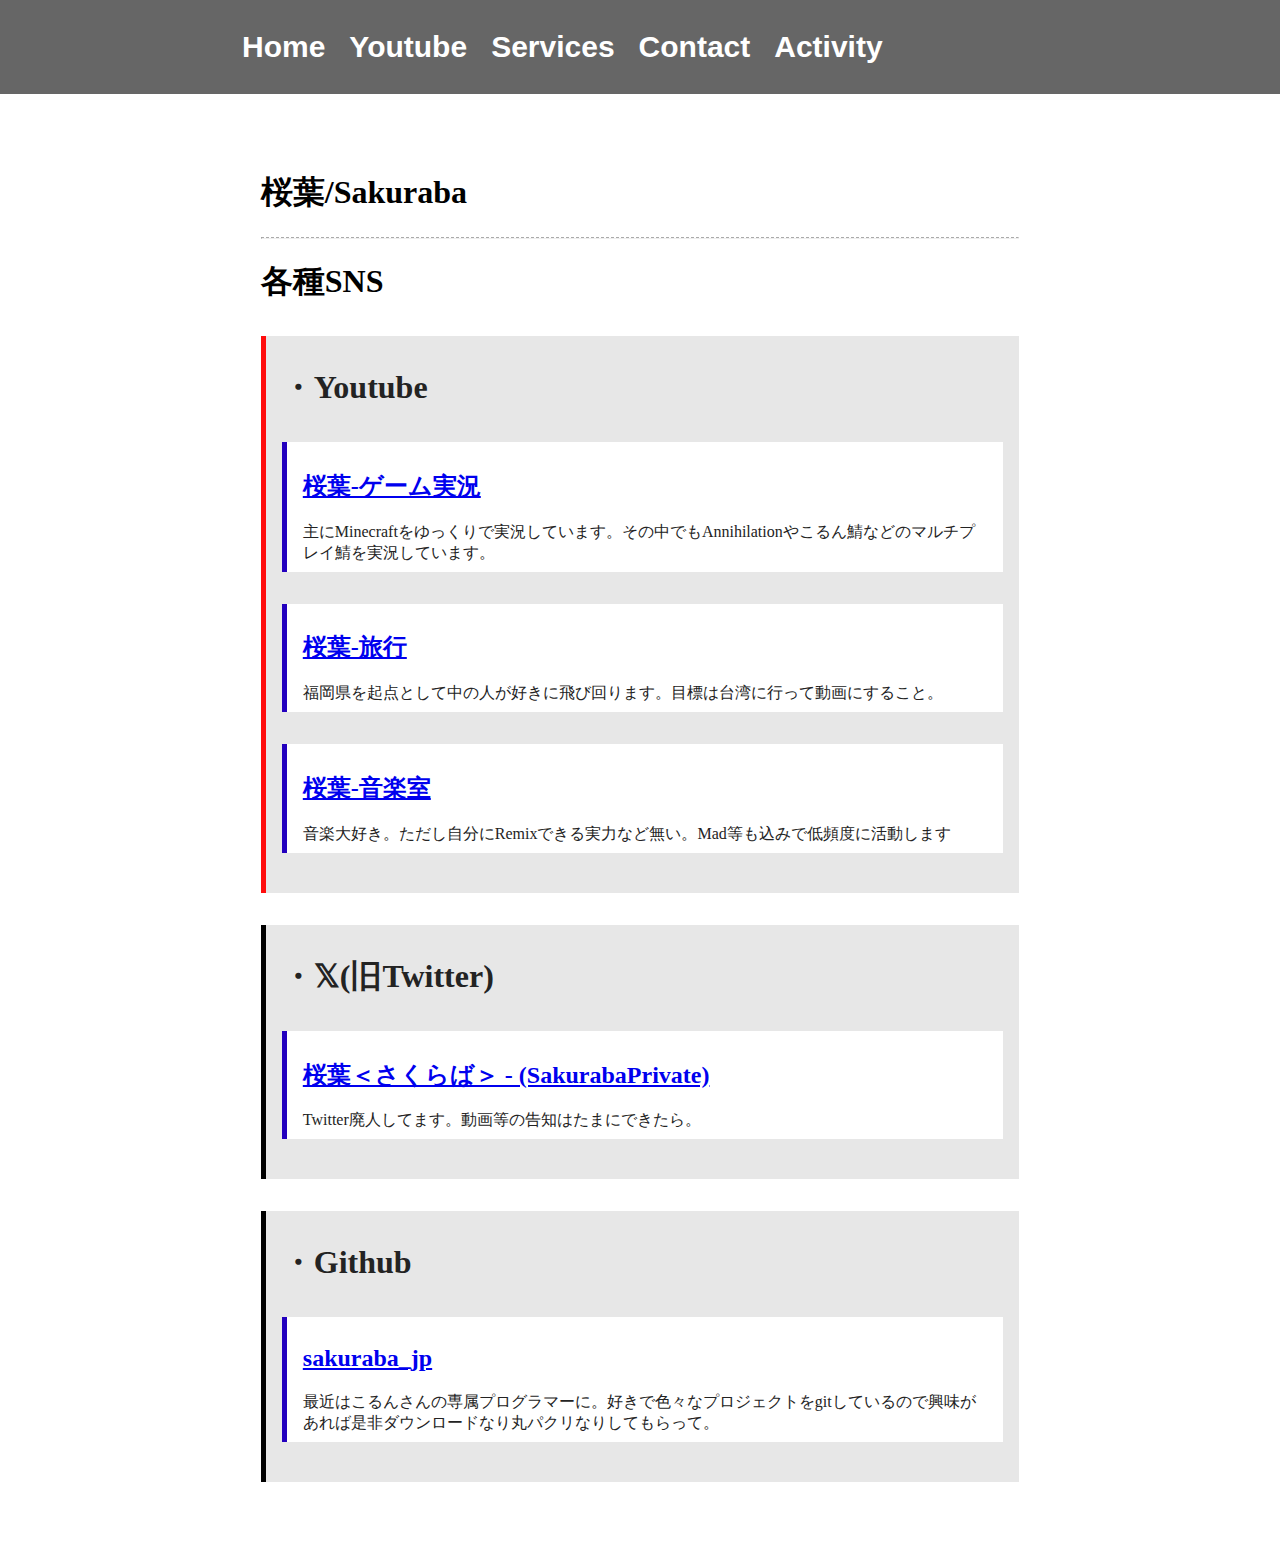
<file: index.html>
<!DOCTYPE html>

<head>
    <link rel="stylesheet" type="text/css" href="index.css">
    <meta charset="UTF-8">
    <title>桜葉のwebサイト</title>
    <link rel="stylesheet" href="index.css">
    <div class="bg_img"></div>
    <meta name="author" content="ここにはまだなにもないようだ">
    <meta name="description" content="ここにはまだなにもないようだ">
</head>

<body>
    <header>
        <nav>
            <ul>
                <li><a href="">Home</a></li>
                <li><a href="Youtube">Youtube</a></li>
                <li><a href="Service">Services</a></li>
                <li><a href="Contact">Contact</a></li>
                <li><a href="Activity">Activity</a></li>
            </ul>
        </nav>
    </header>
    <div class="main">
        <div class="con1">
            <h1>桜葉/Sakuraba</h1>
            <hr id="hr_2">
            <h1>各種SNS</h1>
            <div class="boxy">
                <h1>・Youtube</h1>
                <div class="box">
                    <h2><a href="https://www.youtube.com/@sakuraba-games/" target="_blank">桜葉-ゲーム実況</a></h2>
                    <p>主にMinecraftをゆっくりで実況しています。その中でもAnnihilationやこるん鯖などのマルチプレイ鯖を実況しています。</p>
                </div>
                <div class="box">
                    <h2><a href="https://www.youtube.com/@sakuraba-Journey/" target="_blank">桜葉-旅行</a></h2>
                    <p>福岡県を起点として中の人が好きに飛び回ります。目標は台湾に行って動画にすること。</p>
                </div>
                <div class="box">
                    <h2><a href="https://www.youtube.com/@sakuraba-music/" target="_blank">桜葉-音楽室</a></h2>
                    <p>音楽大好き。ただし自分にRemixできる実力など無い。Mad等も込みで低頻度に活動します</p>
                </div>
            </div>
            <div class="boxx">
                <h1>・𝕏(旧Twitter)</h1>
                <div class="box">
                    <h2><a href="https://twitter.com/SakurabaPrivate" target="_blank">桜葉＜さくらば＞ - (SakurabaPrivate)</a></h2>
                    <p>Twitter廃人してます。動画等の告知はたまにできたら。</p>
                </div>
            </div>
            <div class="boxx">
                <h1>・Github</h1>
                <div class="box">
                    <h2><a href="https://github.com/sakurabajp" target="_blank">sakuraba_jp</a></h2>
                    <p>最近はこるんさんの専属プログラマーに。好きで色々なプロジェクトをgitしているので興味があれば是非ダウンロードなり丸パクリなりしてもらって。</p>
                </div>
            </div>
        </div>
    </div>
</body>

</html>
</file>
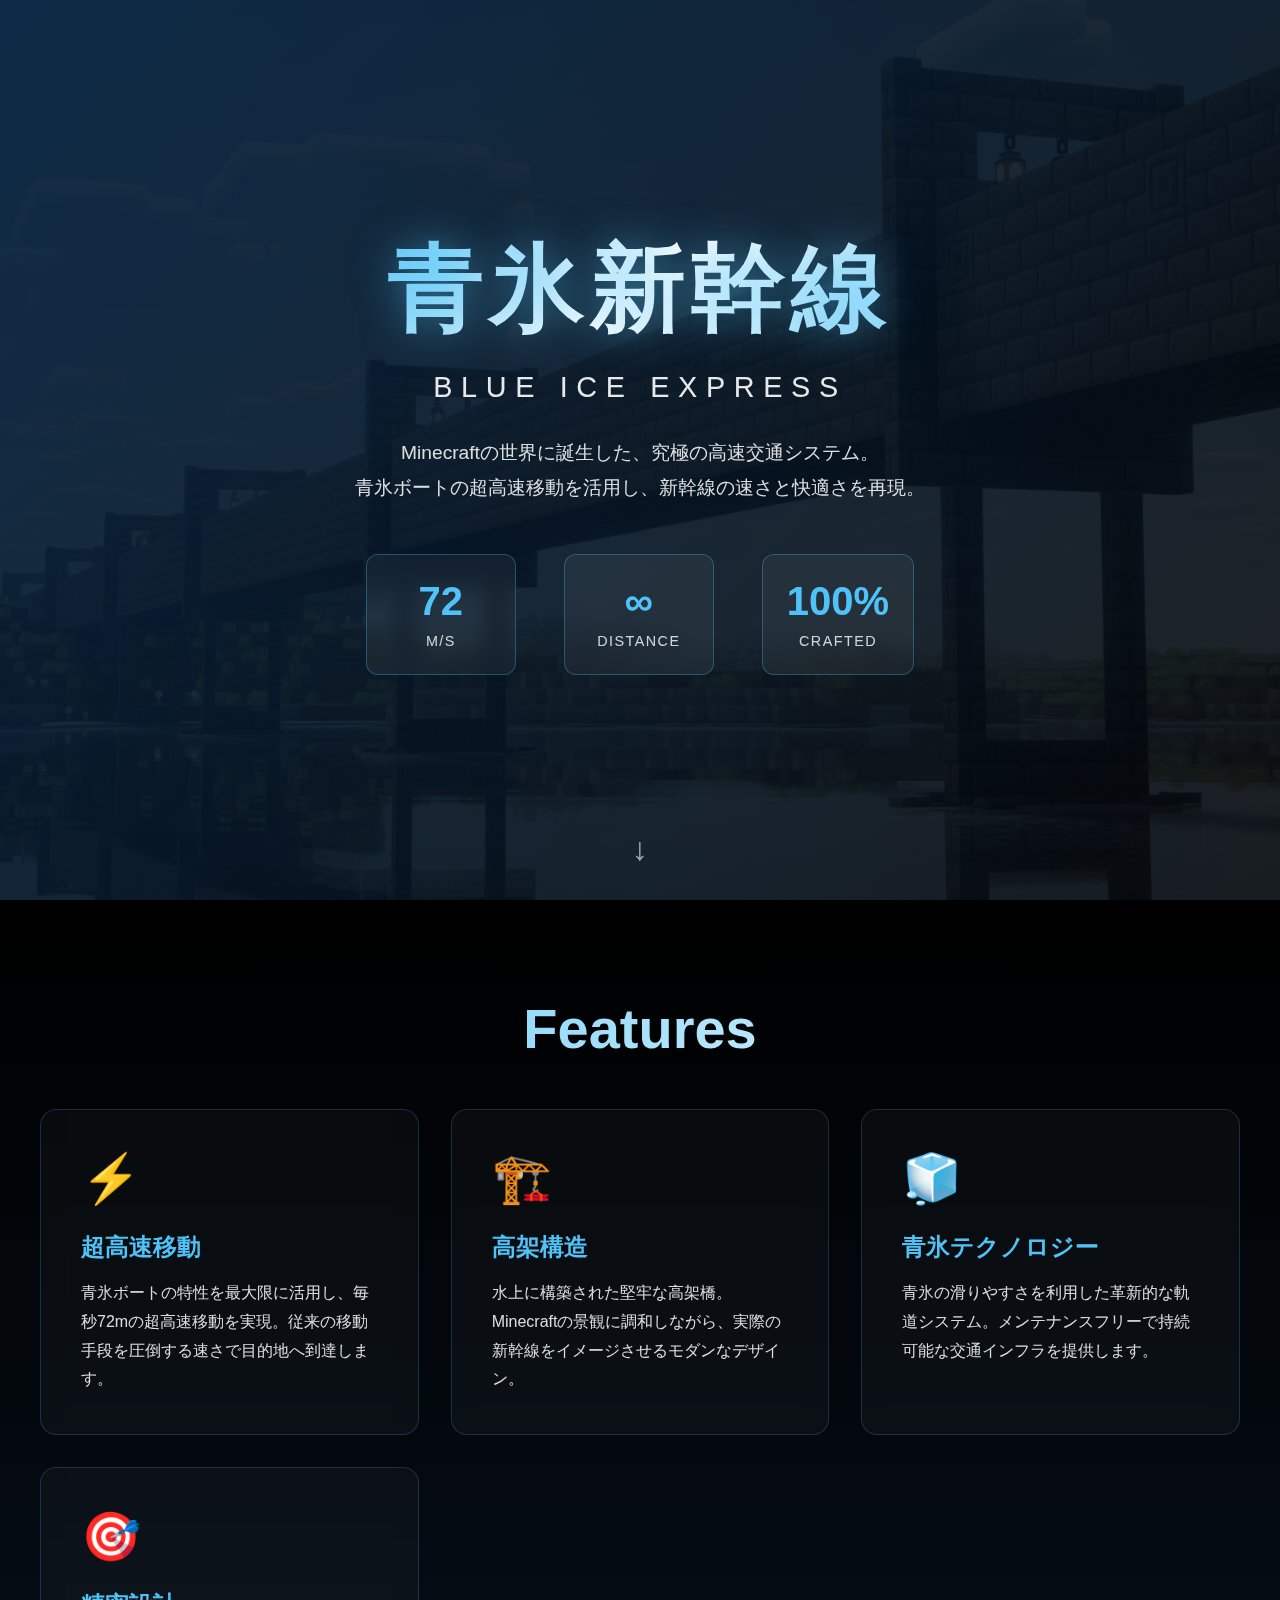
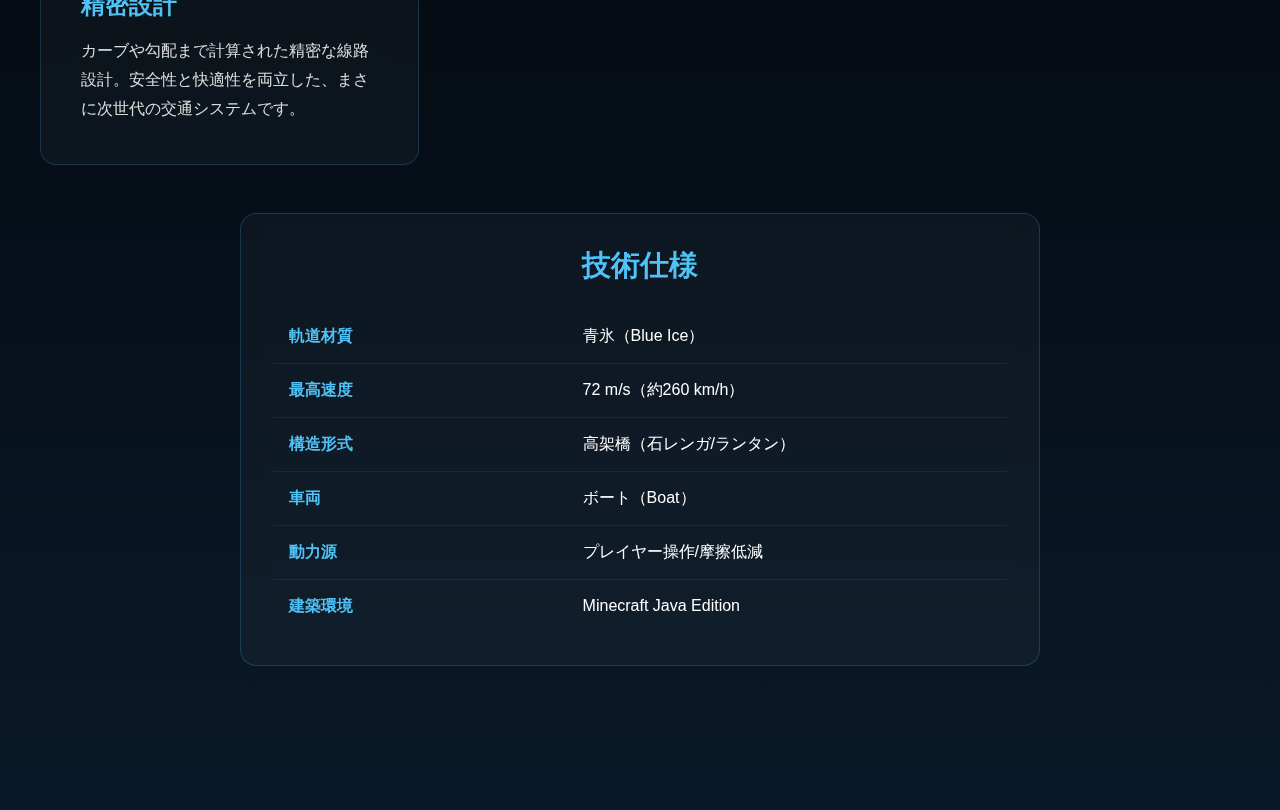
<file: korun-shinkansen/index.html>
<!DOCTYPE html>
<html lang="ja">
<head>
    <meta charset="UTF-8">
    <meta name="viewport" content="width=device-width, initial-scale=1.0">
    <title>青氷新幹線 - Minecraft Blue Ice Express</title>
    <style>
        * {
            margin: 0;
            padding: 0;
            box-sizing: border-box;
        }

        body {
            font-family: 'Segoe UI', 'Noto Sans JP', -apple-system, BlinkMacSystemFont, sans-serif;
            color: #ffffff;
            overflow-x: hidden;
            background: #000;
        }

        .hero {
            position: relative;
            height: 100vh;
            display: flex;
            align-items: center;
            justify-content: center;
            overflow: hidden;
        }

        .hero::before {
            content: '';
            position: absolute;
            top: 0;
            left: 0;
            width: 100%;
            height: 100%;
            background: linear-gradient(135deg, rgba(0, 30, 60, 0.85), rgba(0, 0, 0, 0.75));
            z-index: 1;
        }

        .hero-bg {
            position: absolute;
            top: 0;
            left: 0;
            width: 100%;
            height: 100%;
            object-fit: cover;
            filter: brightness(0.6);
        }

        .hero-content {
            position: relative;
            z-index: 2;
            text-align: center;
            padding: 2rem;
            animation: fadeInUp 1.2s ease-out;
        }

        .hero-title {
            font-size: clamp(2.5rem, 8vw, 6rem);
            font-weight: 900;
            letter-spacing: 0.05em;
            margin-bottom: 1rem;
            background: linear-gradient(135deg, #4fc3f7, #ffffff, #81d4fa);
            -webkit-background-clip: text;
            -webkit-text-fill-color: transparent;
            background-clip: text;
            text-shadow: 0 0 40px rgba(79, 195, 247, 0.5);
        }

        .hero-subtitle {
            font-size: clamp(1rem, 3vw, 1.8rem);
            letter-spacing: 0.3em;
            margin-bottom: 2rem;
            opacity: 0.9;
            font-weight: 300;
        }

        .hero-description {
            font-size: clamp(0.9rem, 2vw, 1.2rem);
            max-width: 800px;
            margin: 0 auto 3rem;
            line-height: 1.8;
            opacity: 0.85;
        }

        .stats {
            display: flex;
            gap: 3rem;
            justify-content: center;
            flex-wrap: wrap;
            margin-top: 3rem;
        }

        .stat-item {
            text-align: center;
            padding: 1.5rem;
            background: rgba(255, 255, 255, 0.05);
            border: 1px solid rgba(79, 195, 247, 0.3);
            border-radius: 12px;
            backdrop-filter: blur(10px);
            min-width: 150px;
            transition: all 0.3s ease;
        }

        .stat-item:hover {
            transform: translateY(-5px);
            border-color: rgba(79, 195, 247, 0.8);
            box-shadow: 0 10px 30px rgba(79, 195, 247, 0.3);
        }

        .stat-number {
            font-size: 2.5rem;
            font-weight: 700;
            color: #4fc3f7;
            display: block;
            margin-bottom: 0.5rem;
        }

        .stat-label {
            font-size: 0.9rem;
            text-transform: uppercase;
            letter-spacing: 0.1em;
            opacity: 0.8;
        }

        .section {
            padding: 6rem 2rem;
            background: linear-gradient(180deg, #000000, #0a1929);
        }

        .section-title {
            font-size: clamp(2rem, 5vw, 3.5rem);
            text-align: center;
            margin-bottom: 3rem;
            font-weight: 700;
            background: linear-gradient(135deg, #4fc3f7, #ffffff);
            -webkit-background-clip: text;
            -webkit-text-fill-color: transparent;
            background-clip: text;
        }

        .features {
            display: grid;
            grid-template-columns: repeat(auto-fit, minmax(280px, 1fr));
            gap: 2rem;
            max-width: 1200px;
            margin: 0 auto;
        }

        .feature-card {
            background: rgba(255, 255, 255, 0.03);
            border: 1px solid rgba(79, 195, 247, 0.2);
            border-radius: 16px;
            padding: 2.5rem;
            transition: all 0.4s ease;
            backdrop-filter: blur(10px);
        }

        .feature-card:hover {
            transform: translateY(-10px);
            border-color: rgba(79, 195, 247, 0.6);
            box-shadow: 0 20px 50px rgba(79, 195, 247, 0.2);
            background: rgba(255, 255, 255, 0.06);
        }

        .feature-icon {
            font-size: 3rem;
            margin-bottom: 1.5rem;
            display: block;
        }

        .feature-title {
            font-size: 1.5rem;
            margin-bottom: 1rem;
            font-weight: 600;
            color: #4fc3f7;
        }

        .feature-text {
            line-height: 1.8;
            opacity: 0.85;
        }

        .scroll-indicator {
            position: absolute;
            bottom: 2rem;
            left: 50%;
            transform: translateX(-50%);
            z-index: 2;
            animation: bounce 2s infinite;
        }

        .scroll-indicator::after {
            content: '↓';
            font-size: 2rem;
            opacity: 0.6;
        }

        @keyframes fadeInUp {
            from {
                opacity: 0;
                transform: translateY(40px);
            }
            to {
                opacity: 1;
                transform: translateY(0);
            }
        }

        @keyframes bounce {
            0%, 20%, 50%, 80%, 100% {
                transform: translateX(-50%) translateY(0);
            }
            40% {
                transform: translateX(-50%) translateY(-10px);
            }
            60% {
                transform: translateX(-50%) translateY(-5px);
            }
        }

        .tech-specs {
            background: rgba(255, 255, 255, 0.03);
            border: 1px solid rgba(79, 195, 247, 0.2);
            border-radius: 16px;
            padding: 2rem;
            max-width: 800px;
            margin: 3rem auto;
            backdrop-filter: blur(10px);
        }

        .tech-specs table {
            width: 100%;
            border-collapse: collapse;
        }

        .tech-specs td {
            padding: 1rem;
            border-bottom: 1px solid rgba(79, 195, 247, 0.1);
        }

        .tech-specs td:first-child {
            font-weight: 600;
            color: #4fc3f7;
            width: 40%;
        }

        .tech-specs tr:last-child td {
            border-bottom: none;
        }

        @media (max-width: 768px) {
            .stats {
                gap: 1.5rem;
            }

            .stat-item {
                min-width: 120px;
                padding: 1rem;
            }

            .section {
                padding: 4rem 1.5rem;
            }
        }
    </style>
</head>
<body>
    <section class="hero">
        <img src="2026-01-02_17.59.18.webp" alt="青氷新幹線" class="hero-bg">
        <div class="hero-content">
            <h1 class="hero-title">青氷新幹線</h1>
            <p class="hero-subtitle">BLUE ICE EXPRESS</p>
            <p class="hero-description">
                Minecraftの世界に誕生した、究極の高速交通システム。<br>
                青氷ボートの超高速移動を活用し、新幹線の速さと快適さを再現。
            </p>

            <div class="stats">
                <div class="stat-item">
                    <span class="stat-number">72</span>
                    <span class="stat-label">m/s</span>
                </div>
                <div class="stat-item">
                    <span class="stat-number">∞</span>
                    <span class="stat-label">Distance</span>
                </div>
                <div class="stat-item">
                    <span class="stat-number">100%</span>
                    <span class="stat-label">Crafted</span>
                </div>
            </div>
        </div>
        <div class="scroll-indicator"></div>
    </section>

    <section class="section">
        <h2 class="section-title">Features</h2>
        <div class="features">
            <div class="feature-card">
                <span class="feature-icon">⚡</span>
                <h3 class="feature-title">超高速移動</h3>
                <p class="feature-text">
                    青氷ボートの特性を最大限に活用し、毎秒72mの超高速移動を実現。従来の移動手段を圧倒する速さで目的地へ到達します。
                </p>
            </div>

            <div class="feature-card">
                <span class="feature-icon">🏗️</span>
                <h3 class="feature-title">高架構造 </h3>
                <p class="feature-text">
                    水上に構築された堅牢な高架橋。Minecraftの景観に調和しながら、実際の新幹線をイメージさせるモダンなデザイン。
                </p>
            </div>

            <div class="feature-card">
                <span class="feature-icon">🧊</span>
                <h3 class="feature-title">青氷テクノロジー</h3>
                <p class="feature-text">
                    青氷の滑りやすさを利用した革新的な軌道システム。メンテナンスフリーで持続可能な交通インフラを提供します。
                </p>
            </div>

            <div class="feature-card">
                <span class="feature-icon">🎯</span>
                <h3 class="feature-title">精密設計</h3>
                <p class="feature-text">
                    カーブや勾配まで計算された精密な線路設計。安全性と快適性を両立した、まさに次世代の交通システムです。
                </p>
            </div>
        </div>

        <div class="tech-specs">
            <h3 style="text-align: center; margin-bottom: 1.5rem; color: #4fc3f7; font-size: 1.8rem;">技術仕様</h3>
            <table>
                <tr>
                    <td>軌道材質</td>
                    <td>青氷（Blue Ice）</td>
                </tr>
                <tr>
                    <td>最高速度</td>
                    <td>72 m/s（約260 km/h）</td>
                </tr>
                <tr>
                    <td>構造形式</td>
                    <td>高架橋（石レンガ/ランタン）</td>
                </tr>
                <tr>
                    <td>車両</td>
                    <td>ボート（Boat）</td>
                </tr>
                <tr>
                    <td>動力源</td>
                    <td>プレイヤー操作/摩擦低減</td>
                </tr>
                <tr>
                    <td>建築環境</td>
                    <td>Minecraft Java Edition</td>
                </tr>
            </table>
        </div>
    </section>
</body>
</html>
</file>
<file: index.css>
header {
    background-color: #8f8f8f;
    background-color: #666666;
    padding: 30px;
    color: #fff;
    position: fixed;
    top: 0;
    left: 0;
    width: 100%;
    z-index: 9999;
}
nav ul {
    list-style: none;
    margin: 0;
    padding-left: 15%;
}
nav ul li {
    display: inline-block;
    margin-left: 20px;
}
nav ul li a {
    color: #fff;
    text-decoration: none;
    font-family: "Arial", sans-serif;
    font-size: 30px;
    font-weight: bold;
}
nav ul li a:hover {
    color: #ffcc00;
}
/* 以下はヘッダー固定のためのスタイル調整 */
body {
    margin-top: 60px;
    /* ヘッダーの高さ + パディング分のマージンを追加 */
}
.main{
    font-family: Comic Sans MS;
    text-align: left;
    padding-top: 60px;
}
.con1{
    padding: 30px;
    padding-left: 20%;
    padding-right: 20%;
}
#hr_2 {
	border-top: 1px dashed #aaa;
}
.box {
    padding: 0.5em 1em;
    margin: 2em 0;
    color: #232323;
    background: #ffffff;
    border-left: solid 5px #2300be;
}
.box p {
    margin: 0; 
    padding: 0;
}
.boxy {
    padding: 0.5em 1em;
    margin: 2em 0;
    color: #232323;
    background: #e7e7e7;
    border-left: solid 5px #ff0d0d;
}
.boxy p {
    margin: 0; 
    padding: 0;
}
.boxx {
    padding: 0.5em 1em;
    margin: 2em 0;
    color: #232323;
    background: #e7e7e7;
    border-left: solid 5px #000000;
}
.boxx p {
    margin: 0; 
    padding: 0;
}
</file>
